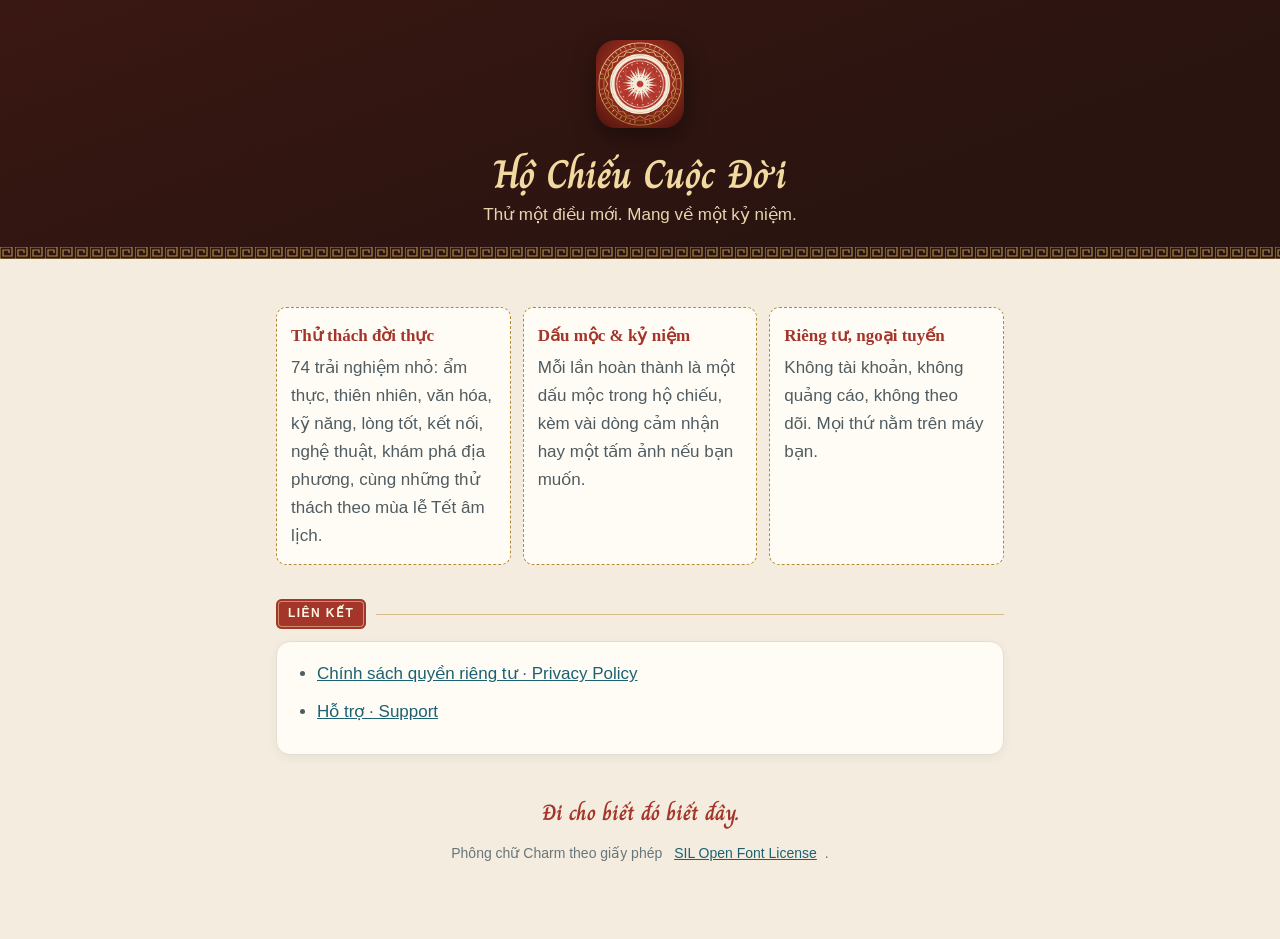
<file: index.html>
<!doctype html>
<html lang="vi">
<head>
<meta charset="utf-8">
<meta name="viewport" content="width=device-width, initial-scale=1">
<title>Hộ Chiếu Cuộc Đời</title>
<meta name="description" content="Thử một điều mới. Mang về một kỷ niệm. Sưu tầm trải nghiệm đời thực qua thử thách, dấu mộc và kỷ niệm.">
<link rel="icon" href="icon.png">
<link rel="stylesheet" href="style.css">
</head>
<body>
<header class="hero">
  <img src="icon.png" alt="Biểu tượng Hộ Chiếu Cuộc Đời">
  <h1>Hộ Chiếu Cuộc Đời</h1>
  <p>Thử một điều mới. Mang về một kỷ niệm.</p>
</header>

<main class="wrap">
  <div class="summary" style="margin-top:24px">
    <div class="seal"><b>Thử thách đời thực</b>74 trải nghiệm nhỏ: ẩm thực, thiên nhiên, văn hóa, kỹ năng, lòng tốt, kết nối, nghệ thuật, khám phá địa phương, cùng những thử thách theo mùa lễ Tết âm lịch.</div>
    <div class="seal"><b>Dấu mộc &amp; kỷ niệm</b>Mỗi lần hoàn thành là một dấu mộc trong hộ chiếu, kèm vài dòng cảm nhận hay một tấm ảnh nếu bạn muốn.</div>
    <div class="seal"><b>Riêng tư, ngoại tuyến</b>Không tài khoản, không quảng cáo, không theo dõi. Mọi thứ nằm trên máy bạn.</div>
  </div>

  <div class="sign"><span>Liên kết</span></div>
  <div class="card">
    <ul>
      <li><a href="privacy/">Chính sách quyền riêng tư · Privacy Policy</a></li>
      <li><a href="support/">Hỗ trợ · Support</a></li>
    </ul>
  </div>

  <footer>
    <p class="quote">Đi cho biết đó biết đây.</p>
    <p class="muted">Phông chữ Charm theo giấy phép <a href="Charm-OFL.txt">SIL Open Font License</a>.</p>
  </footer>
</main>
</body>
</html>
</file>
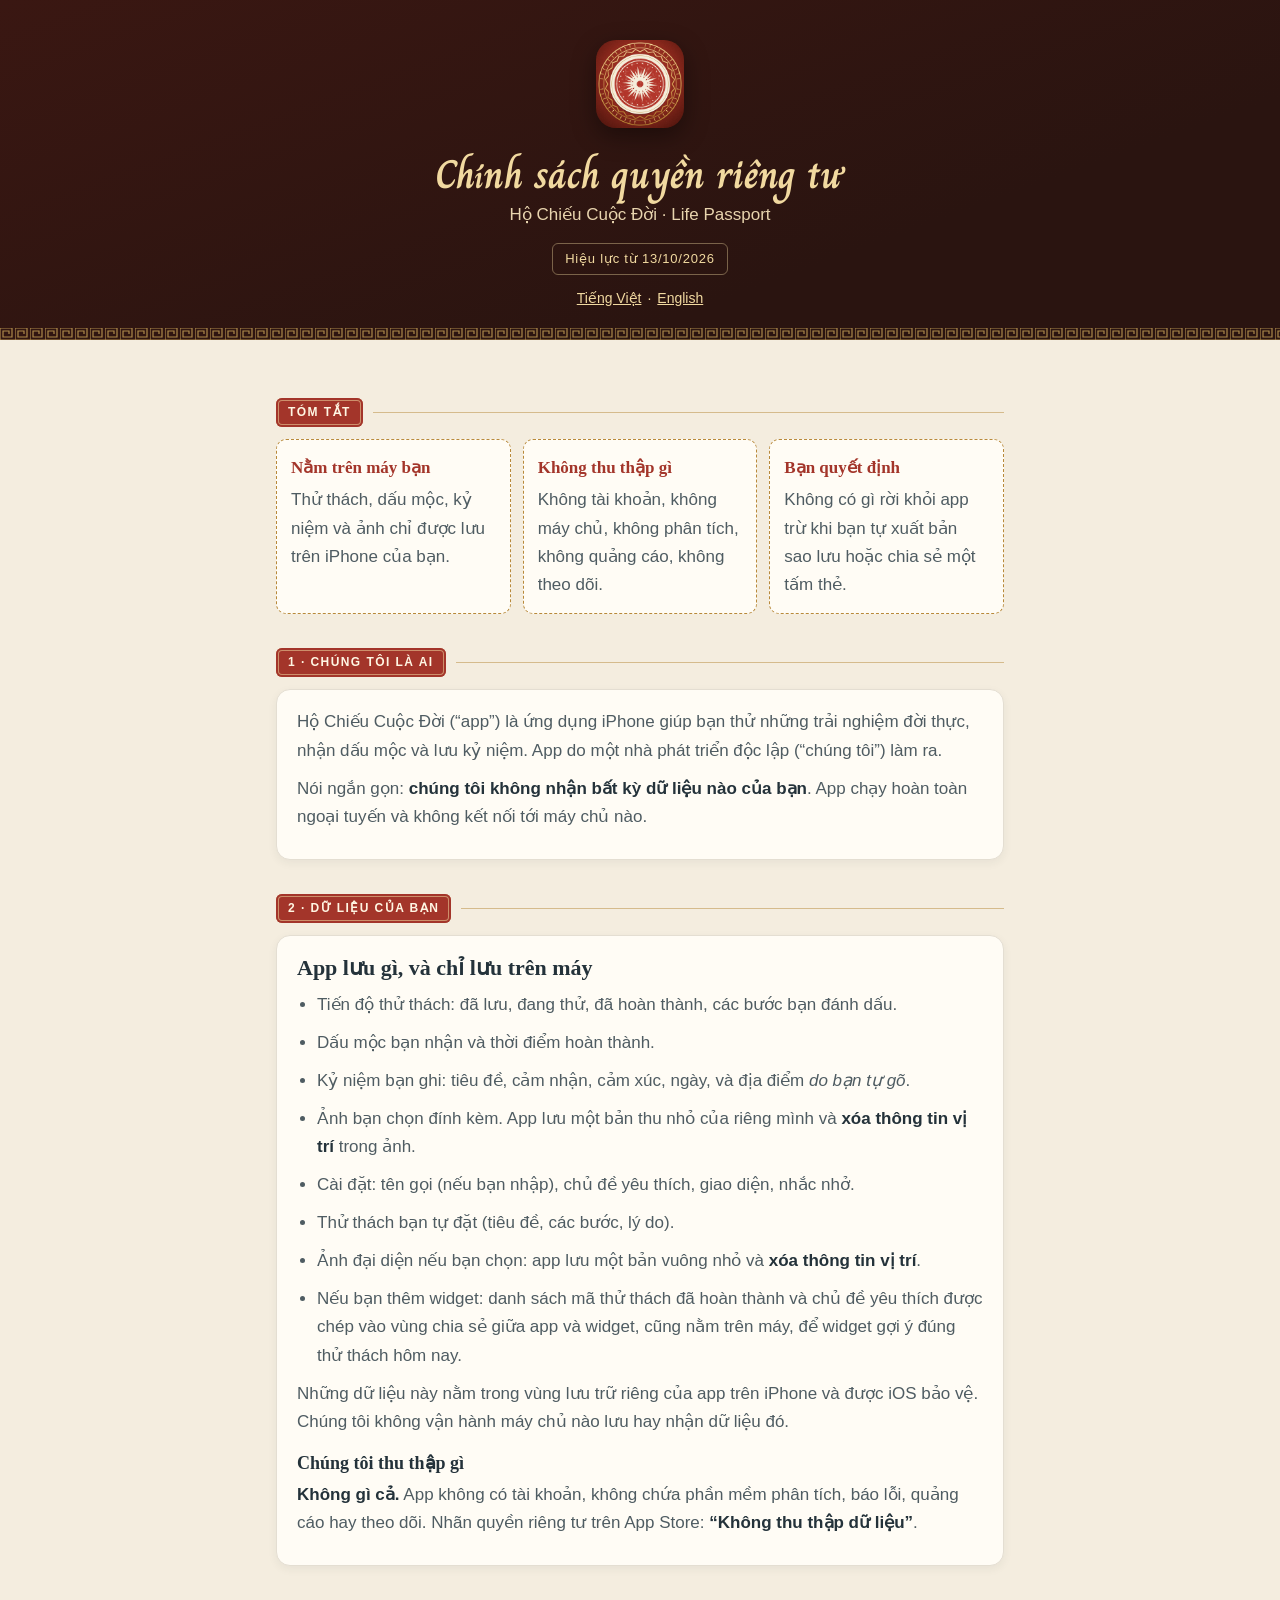
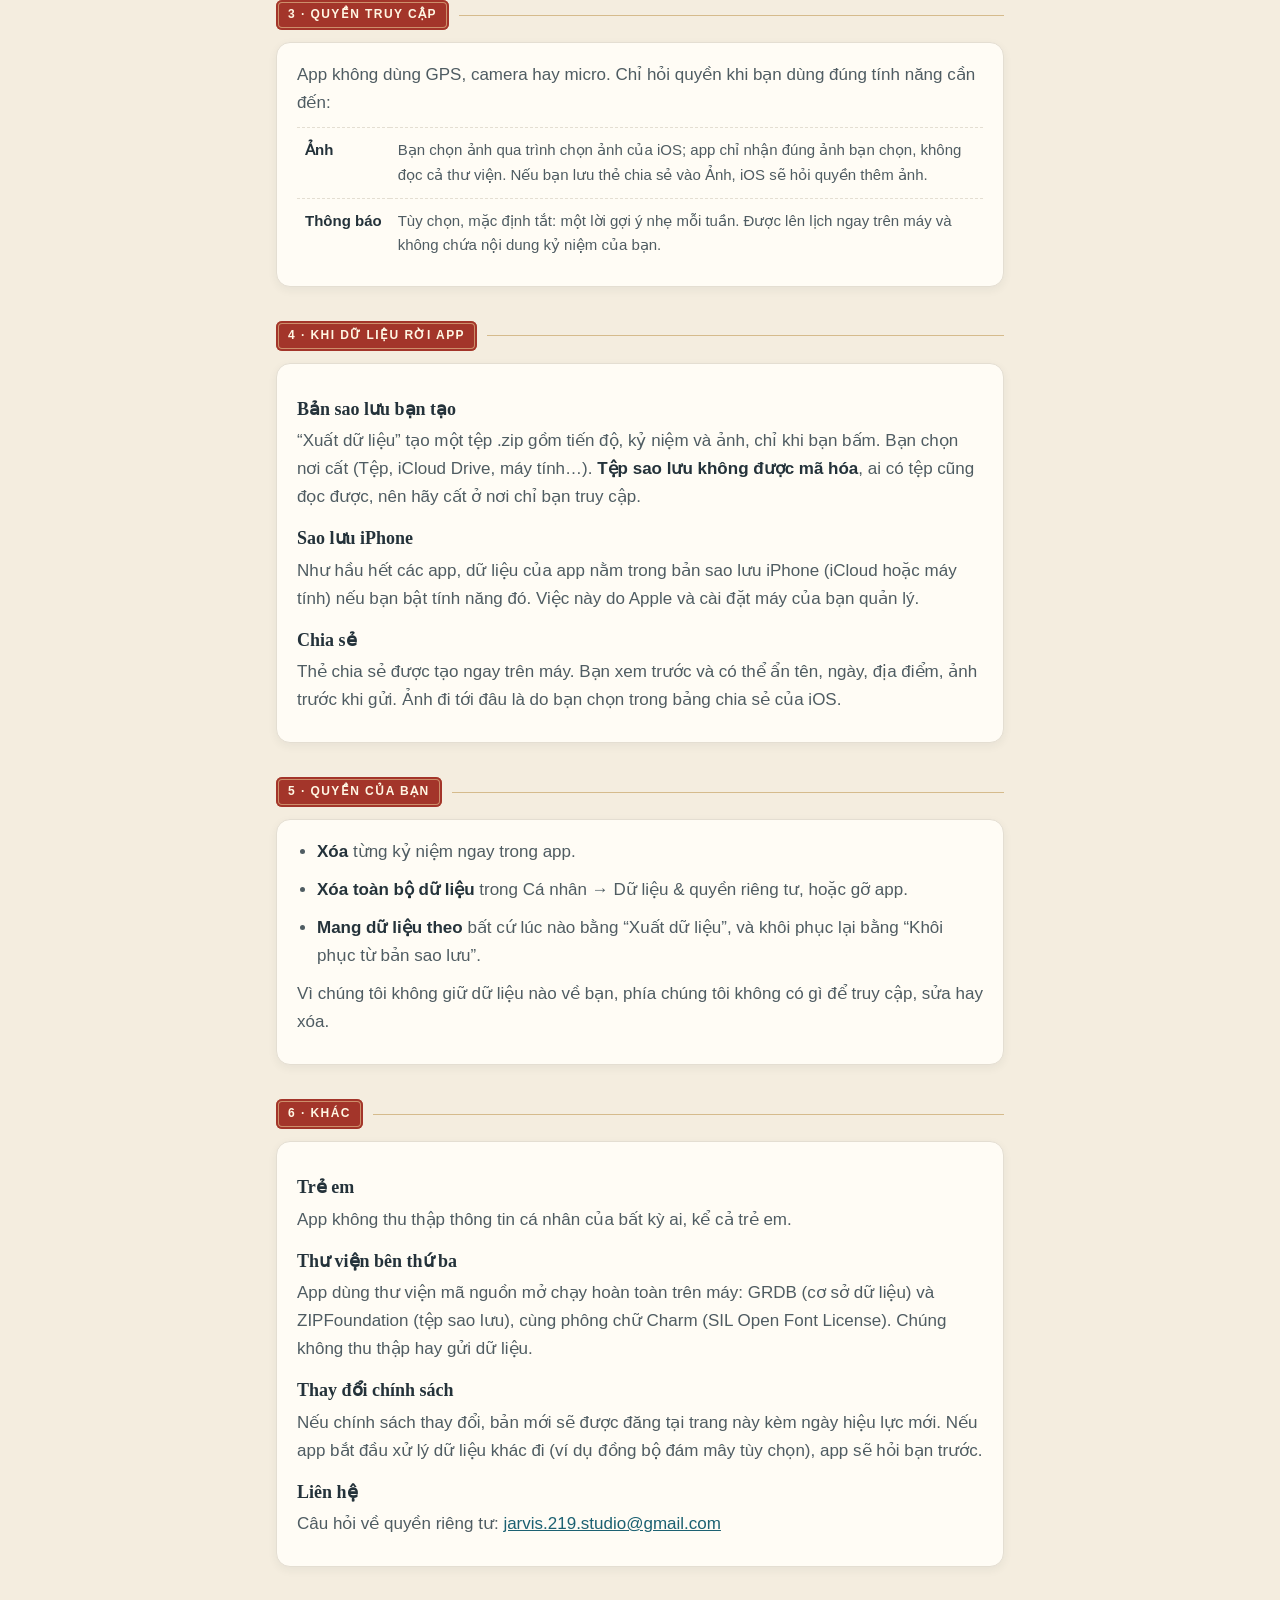
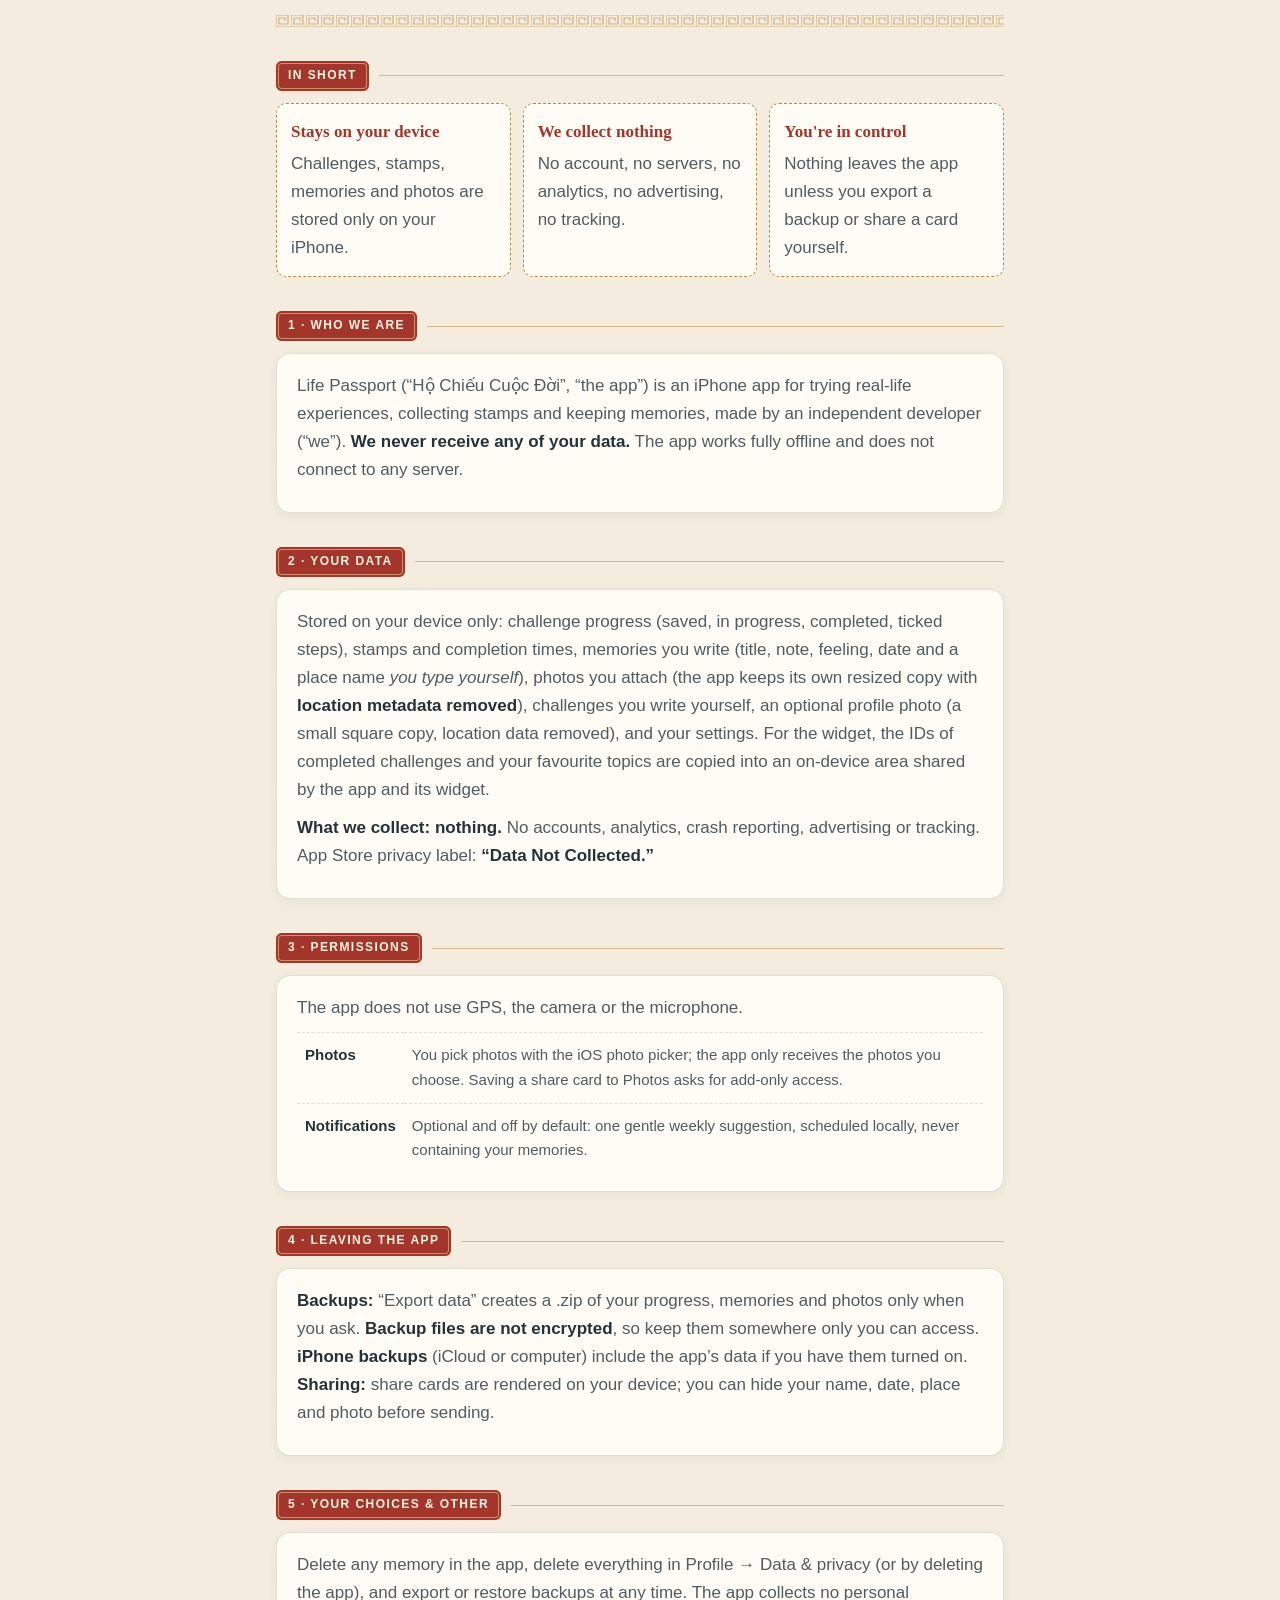
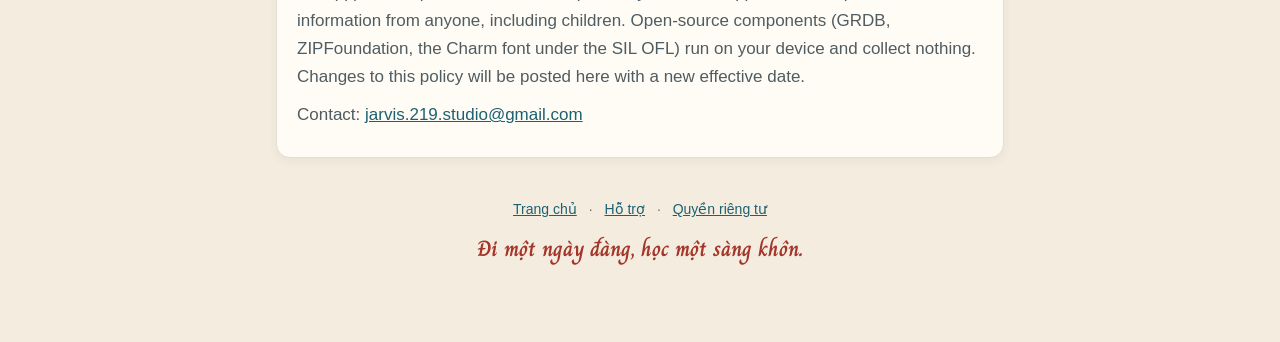
<file: privacy/index.html>
<!doctype html>
<html lang="vi">
<head>
<meta charset="utf-8">
<meta name="viewport" content="width=device-width, initial-scale=1">
<title>Chính sách quyền riêng tư — Hộ Chiếu Cuộc Đời</title>
<meta name="description" content="Hộ Chiếu Cuộc Đời không thu thập dữ liệu. Mọi thử thách, dấu mộc, kỷ niệm và ảnh chỉ nằm trên iPhone của bạn.">
<link rel="icon" href="../icon.png">
<link rel="stylesheet" href="../style.css">
</head>
<body>
<header class="hero">
  <img src="../icon.png" alt="">
  <h1>Chính sách quyền riêng tư</h1>
  <p>Hộ Chiếu Cuộc Đời · Life Passport</p>
  <div class="date">Hiệu lực từ 13/10/2026</div>
  <div class="lang"><a href="#vi">Tiếng Việt</a>·<a href="#en">English</a></div>
</header>

<main class="wrap">
  <section id="vi" lang="vi">
  <div class="sign"><span>Tóm tắt</span></div>
  <div class="summary">
    <div class="seal"><b>Nằm trên máy bạn</b>Thử thách, dấu mộc, kỷ niệm và ảnh chỉ được lưu trên iPhone của bạn.</div>
    <div class="seal"><b>Không thu thập gì</b>Không tài khoản, không máy chủ, không phân tích, không quảng cáo, không theo dõi.</div>
    <div class="seal"><b>Bạn quyết định</b>Không có gì rời khỏi app trừ khi bạn tự xuất bản sao lưu hoặc chia sẻ một tấm thẻ.</div>
  </div>

  <div class="sign"><span>1 · Chúng tôi là ai</span></div>
  <div class="card">
    <p>Hộ Chiếu Cuộc Đời (“app”) là ứng dụng iPhone giúp bạn thử những trải nghiệm đời thực, nhận dấu mộc và lưu kỷ niệm. App do một nhà phát triển độc lập (“chúng tôi”) làm ra.</p>
    <p>Nói ngắn gọn: <strong>chúng tôi không nhận bất kỳ dữ liệu nào của bạn</strong>. App chạy hoàn toàn ngoại tuyến và không kết nối tới máy chủ nào.</p>
  </div>

  <div class="sign"><span>2 · Dữ liệu của bạn</span></div>
  <div class="card">
    <h2>App lưu gì, và chỉ lưu trên máy</h2>
    <ul>
      <li>Tiến độ thử thách: đã lưu, đang thử, đã hoàn thành, các bước bạn đánh dấu.</li>
      <li>Dấu mộc bạn nhận và thời điểm hoàn thành.</li>
      <li>Kỷ niệm bạn ghi: tiêu đề, cảm nhận, cảm xúc, ngày, và địa điểm <em>do bạn tự gõ</em>.</li>
      <li>Ảnh bạn chọn đính kèm. App lưu một bản thu nhỏ của riêng mình và <strong>xóa thông tin vị trí</strong> trong ảnh.</li>
      <li>Cài đặt: tên gọi (nếu bạn nhập), chủ đề yêu thích, giao diện, nhắc nhở.</li>
      <li>Thử thách bạn tự đặt (tiêu đề, các bước, lý do).</li>
      <li>Ảnh đại diện nếu bạn chọn: app lưu một bản vuông nhỏ và <strong>xóa thông tin vị trí</strong>.</li>
      <li>Nếu bạn thêm widget: danh sách mã thử thách đã hoàn thành và chủ đề yêu thích được chép vào vùng chia sẻ giữa app và widget, cũng nằm trên máy, để widget gợi ý đúng thử thách hôm nay.</li>
    </ul>
    <p>Những dữ liệu này nằm trong vùng lưu trữ riêng của app trên iPhone và được iOS bảo vệ. Chúng tôi không vận hành máy chủ nào lưu hay nhận dữ liệu đó.</p>
    <h3>Chúng tôi thu thập gì</h3>
    <p><strong>Không gì cả.</strong> App không có tài khoản, không chứa phần mềm phân tích, báo lỗi, quảng cáo hay theo dõi. Nhãn quyền riêng tư trên App Store: <strong>“Không thu thập dữ liệu”</strong>.</p>
  </div>

  <div class="sign"><span>3 · Quyền truy cập</span></div>
  <div class="card">
    <p>App không dùng GPS, camera hay micro. Chỉ hỏi quyền khi bạn dùng đúng tính năng cần đến:</p>
    <table>
      <tr><th>Ảnh</th><td>Bạn chọn ảnh qua trình chọn ảnh của iOS; app chỉ nhận đúng ảnh bạn chọn, không đọc cả thư viện. Nếu bạn lưu thẻ chia sẻ vào Ảnh, iOS sẽ hỏi quyền thêm ảnh.</td></tr>
      <tr><th>Thông báo</th><td>Tùy chọn, mặc định tắt: một lời gợi ý nhẹ mỗi tuần. Được lên lịch ngay trên máy và không chứa nội dung kỷ niệm của bạn.</td></tr>
    </table>
  </div>

  <div class="sign"><span>4 · Khi dữ liệu rời app</span></div>
  <div class="card">
    <h3>Bản sao lưu bạn tạo</h3>
    <p>“Xuất dữ liệu” tạo một tệp .zip gồm tiến độ, kỷ niệm và ảnh, chỉ khi bạn bấm. Bạn chọn nơi cất (Tệp, iCloud Drive, máy tính…). <strong>Tệp sao lưu không được mã hóa</strong>, ai có tệp cũng đọc được, nên hãy cất ở nơi chỉ bạn truy cập.</p>
    <h3>Sao lưu iPhone</h3>
    <p>Như hầu hết các app, dữ liệu của app nằm trong bản sao lưu iPhone (iCloud hoặc máy tính) nếu bạn bật tính năng đó. Việc này do Apple và cài đặt máy của bạn quản lý.</p>
    <h3>Chia sẻ</h3>
    <p>Thẻ chia sẻ được tạo ngay trên máy. Bạn xem trước và có thể ẩn tên, ngày, địa điểm, ảnh trước khi gửi. Ảnh đi tới đâu là do bạn chọn trong bảng chia sẻ của iOS.</p>
  </div>

  <div class="sign"><span>5 · Quyền của bạn</span></div>
  <div class="card">
    <ul>
      <li><strong>Xóa</strong> từng kỷ niệm ngay trong app.</li>
      <li><strong>Xóa toàn bộ dữ liệu</strong> trong Cá nhân → Dữ liệu &amp; quyền riêng tư, hoặc gỡ app.</li>
      <li><strong>Mang dữ liệu theo</strong> bất cứ lúc nào bằng “Xuất dữ liệu”, và khôi phục lại bằng “Khôi phục từ bản sao lưu”.</li>
    </ul>
    <p>Vì chúng tôi không giữ dữ liệu nào về bạn, phía chúng tôi không có gì để truy cập, sửa hay xóa.</p>
  </div>

  <div class="sign"><span>6 · Khác</span></div>
  <div class="card">
    <h3>Trẻ em</h3>
    <p>App không thu thập thông tin cá nhân của bất kỳ ai, kể cả trẻ em.</p>
    <h3>Thư viện bên thứ ba</h3>
    <p>App dùng thư viện mã nguồn mở chạy hoàn toàn trên máy: GRDB (cơ sở dữ liệu) và ZIPFoundation (tệp sao lưu), cùng phông chữ Charm (SIL Open Font License). Chúng không thu thập hay gửi dữ liệu.</p>
    <h3>Thay đổi chính sách</h3>
    <p>Nếu chính sách thay đổi, bản mới sẽ được đăng tại trang này kèm ngày hiệu lực mới. Nếu app bắt đầu xử lý dữ liệu khác đi (ví dụ đồng bộ đám mây tùy chọn), app sẽ hỏi bạn trước.</p>
    <h3>Liên hệ</h3>
    <p>Câu hỏi về quyền riêng tư: <a href="mailto:jarvis.219.studio@gmail.com">jarvis.219.studio@gmail.com</a></p>
  </div>
  </section>

  <hr class="lang-split">

  <section id="en" lang="en">
  <div class="sign"><span>In short</span></div>
  <div class="summary">
    <div class="seal"><b>Stays on your device</b>Challenges, stamps, memories and photos are stored only on your iPhone.</div>
    <div class="seal"><b>We collect nothing</b>No account, no servers, no analytics, no advertising, no tracking.</div>
    <div class="seal"><b>You're in control</b>Nothing leaves the app unless you export a backup or share a card yourself.</div>
  </div>

  <div class="sign"><span>1 · Who we are</span></div>
  <div class="card">
    <p>Life Passport (“Hộ Chiếu Cuộc Đời”, “the app”) is an iPhone app for trying real-life experiences, collecting stamps and keeping memories, made by an independent developer (“we”). <strong>We never receive any of your data.</strong> The app works fully offline and does not connect to any server.</p>
  </div>

  <div class="sign"><span>2 · Your data</span></div>
  <div class="card">
    <p>Stored on your device only: challenge progress (saved, in progress, completed, ticked steps), stamps and completion times, memories you write (title, note, feeling, date and a place name <em>you type yourself</em>), photos you attach (the app keeps its own resized copy with <strong>location metadata removed</strong>), challenges you write yourself, an optional profile photo (a small square copy, location data removed), and your settings. For the widget, the IDs of completed challenges and your favourite topics are copied into an on-device area shared by the app and its widget.</p>
    <p><strong>What we collect: nothing.</strong> No accounts, analytics, crash reporting, advertising or tracking. App Store privacy label: <strong>“Data Not Collected.”</strong></p>
  </div>

  <div class="sign"><span>3 · Permissions</span></div>
  <div class="card">
    <p>The app does not use GPS, the camera or the microphone.</p>
    <table>
      <tr><th>Photos</th><td>You pick photos with the iOS photo picker; the app only receives the photos you choose. Saving a share card to Photos asks for add-only access.</td></tr>
      <tr><th>Notifications</th><td>Optional and off by default: one gentle weekly suggestion, scheduled locally, never containing your memories.</td></tr>
    </table>
  </div>

  <div class="sign"><span>4 · Leaving the app</span></div>
  <div class="card">
    <p><strong>Backups:</strong> “Export data” creates a .zip of your progress, memories and photos only when you ask. <strong>Backup files are not encrypted</strong>, so keep them somewhere only you can access. <strong>iPhone backups</strong> (iCloud or computer) include the app’s data if you have them turned on. <strong>Sharing:</strong> share cards are rendered on your device; you can hide your name, date, place and photo before sending.</p>
  </div>

  <div class="sign"><span>5 · Your choices &amp; other</span></div>
  <div class="card">
    <p>Delete any memory in the app, delete everything in Profile → Data &amp; privacy (or by deleting the app), and export or restore backups at any time. The app collects no personal information from anyone, including children. Open-source components (GRDB, ZIPFoundation, the Charm font under the SIL OFL) run on your device and collect nothing. Changes to this policy will be posted here with a new effective date.</p>
    <p>Contact: <a href="mailto:jarvis.219.studio@gmail.com">jarvis.219.studio@gmail.com</a></p>
  </div>
  </section>

  <footer>
    <p><a href="../">Trang chủ</a> · <a href="../support/">Hỗ trợ</a> · <a href="./">Quyền riêng tư</a></p>
    <p class="quote">Đi một ngày đàng, học một sàng khôn.</p>
  </footer>
</main>
</body>
</html>
</file>
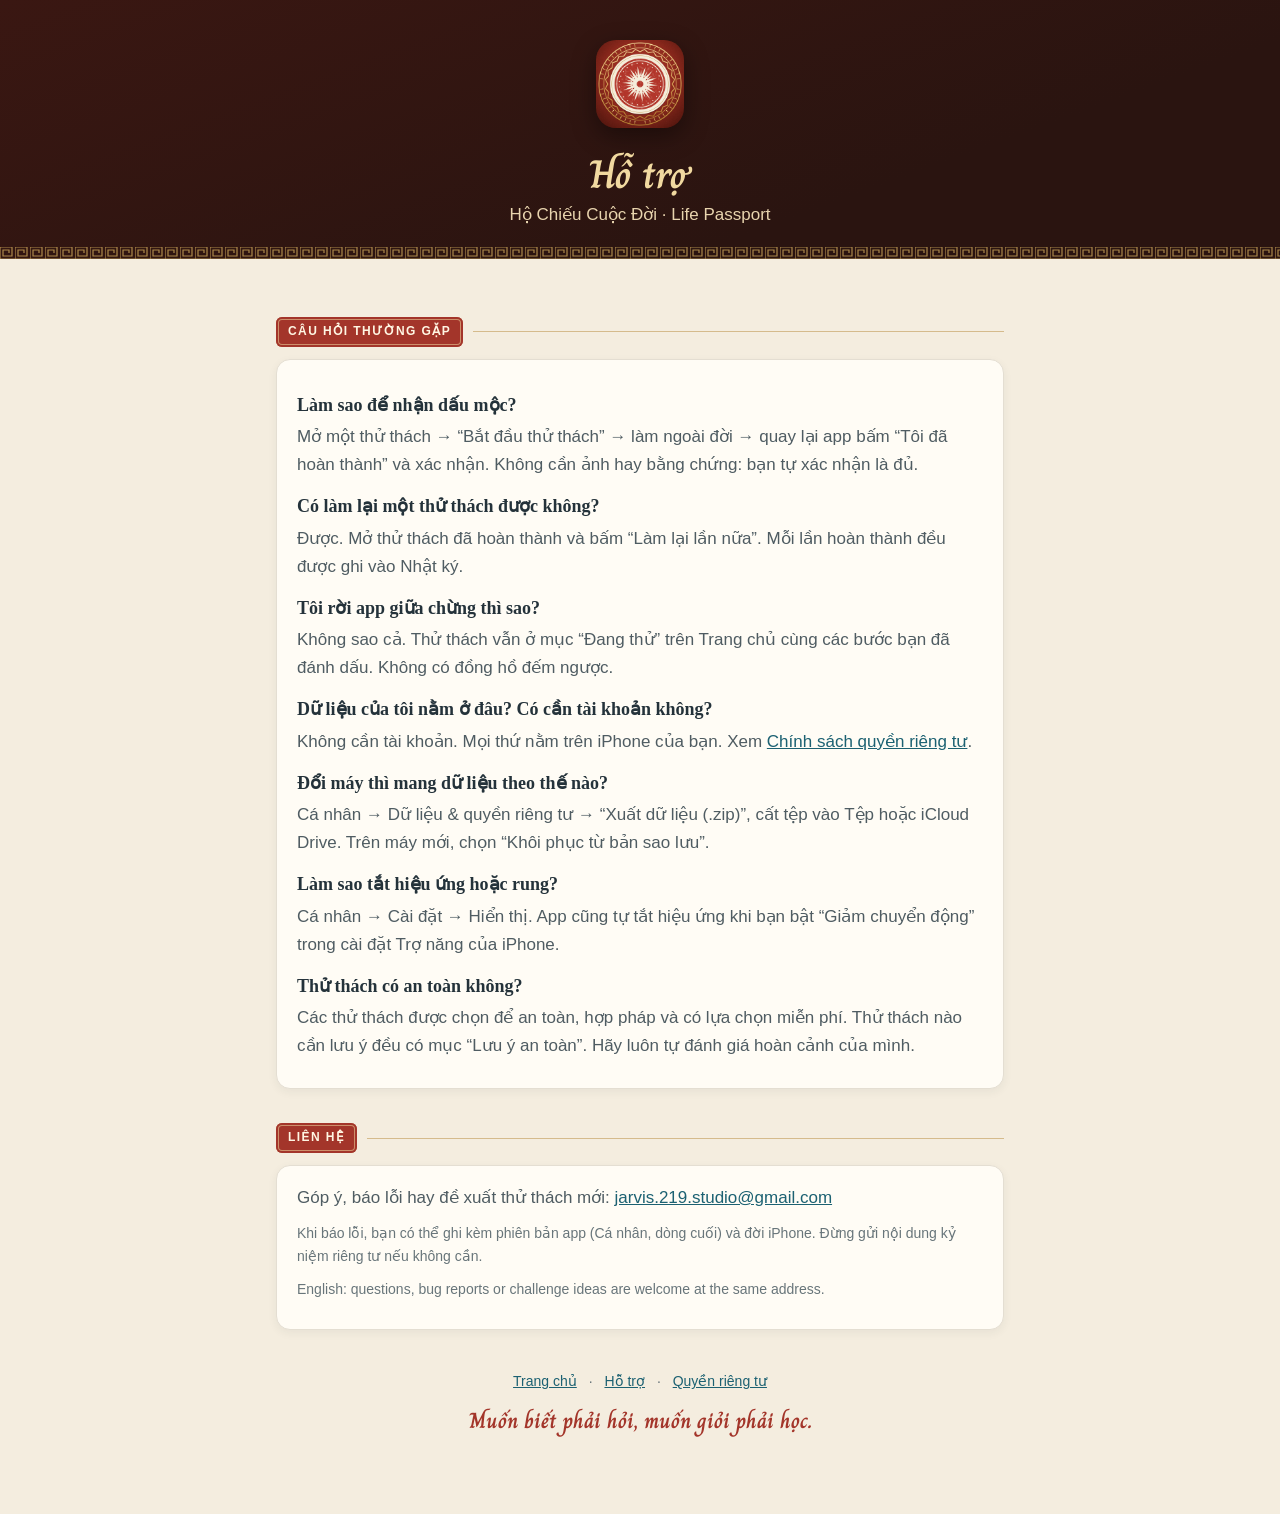
<file: support/index.html>
<!doctype html>
<html lang="vi">
<head>
<meta charset="utf-8">
<meta name="viewport" content="width=device-width, initial-scale=1">
<title>Hỗ trợ — Hộ Chiếu Cuộc Đời</title>
<meta name="description" content="Câu hỏi thường gặp và liên hệ hỗ trợ cho Hộ Chiếu Cuộc Đời.">
<link rel="icon" href="../icon.png">
<link rel="stylesheet" href="../style.css">
</head>
<body>
<header class="hero">
  <img src="../icon.png" alt="">
  <h1>Hỗ trợ</h1>
  <p>Hộ Chiếu Cuộc Đời · Life Passport</p>
</header>

<main class="wrap">
  <div class="sign"><span>Câu hỏi thường gặp</span></div>
  <div class="card">
    <h3>Làm sao để nhận dấu mộc?</h3>
    <p>Mở một thử thách → “Bắt đầu thử thách” → làm ngoài đời → quay lại app bấm “Tôi đã hoàn thành” và xác nhận. Không cần ảnh hay bằng chứng: bạn tự xác nhận là đủ.</p>
    <h3>Có làm lại một thử thách được không?</h3>
    <p>Được. Mở thử thách đã hoàn thành và bấm “Làm lại lần nữa”. Mỗi lần hoàn thành đều được ghi vào Nhật ký.</p>
    <h3>Tôi rời app giữa chừng thì sao?</h3>
    <p>Không sao cả. Thử thách vẫn ở mục “Đang thử” trên Trang chủ cùng các bước bạn đã đánh dấu. Không có đồng hồ đếm ngược.</p>
    <h3>Dữ liệu của tôi nằm ở đâu? Có cần tài khoản không?</h3>
    <p>Không cần tài khoản. Mọi thứ nằm trên iPhone của bạn. Xem <a href="../privacy/">Chính sách quyền riêng tư</a>.</p>
    <h3>Đổi máy thì mang dữ liệu theo thế nào?</h3>
    <p>Cá nhân → Dữ liệu &amp; quyền riêng tư → “Xuất dữ liệu (.zip)”, cất tệp vào Tệp hoặc iCloud Drive. Trên máy mới, chọn “Khôi phục từ bản sao lưu”.</p>
    <h3>Làm sao tắt hiệu ứng hoặc rung?</h3>
    <p>Cá nhân → Cài đặt → Hiển thị. App cũng tự tắt hiệu ứng khi bạn bật “Giảm chuyển động” trong cài đặt Trợ năng của iPhone.</p>
    <h3>Thử thách có an toàn không?</h3>
    <p>Các thử thách được chọn để an toàn, hợp pháp và có lựa chọn miễn phí. Thử thách nào cần lưu ý đều có mục “Lưu ý an toàn”. Hãy luôn tự đánh giá hoàn cảnh của mình.</p>
  </div>

  <div class="sign"><span>Liên hệ</span></div>
  <div class="card">
    <p>Góp ý, báo lỗi hay đề xuất thử thách mới: <a href="mailto:jarvis.219.studio@gmail.com?subject=H%E1%BB%99%20Chi%E1%BA%BFu%20Cu%E1%BB%99c%20%C4%90%E1%BB%9Di">jarvis.219.studio@gmail.com</a></p>
    <p class="muted">Khi báo lỗi, bạn có thể ghi kèm phiên bản app (Cá nhân, dòng cuối) và đời iPhone. Đừng gửi nội dung kỷ niệm riêng tư nếu không cần.</p>
    <p class="muted" lang="en">English: questions, bug reports or challenge ideas are welcome at the same address.</p>
  </div>

  <footer>
    <p><a href="../">Trang chủ</a> · <a href="./">Hỗ trợ</a> · <a href="../privacy/">Quyền riêng tư</a></p>
    <p class="quote">Muốn biết phải hỏi, muốn giỏi phải học.</p>
  </footer>
</main>
</body>
</html>
</file>
<file: style.css>
@font-face {
  font-family: "Charm"; font-weight: 700; font-display: swap;
  src: url("Charm-Bold.ttf") format("truetype");
}
:root {
  --bg: #F4EDDF; --paper: #FFFCF5; --edge: #E4DED2; --rule: #B8893A;
  --ink: #24323A; --ink-2: #4F5C62; --muted: #68757A;
  --son: #A3352A; --lam: #1C6172; --gold: #E2B962; --lacquer: #2A1410;
}
@media (prefers-color-scheme: dark) {
  :root:not([data-theme="light"]) {
    --bg: #141B1F; --paper: #1D262B; --edge: #2F3A40; --rule: #E2B962;
    --ink: #F3EEE4; --ink-2: #C5CCCE; --muted: #99A4A8; --son: #E07A68; --lam: #6FB3C2;
  }
}
* { box-sizing: border-box; }
html { -webkit-text-size-adjust: 100%; }
body {
  margin: 0; background: var(--bg); color: var(--ink-2);
  font: 17px/1.65 -apple-system, BlinkMacSystemFont, "Segoe UI", Roboto, sans-serif;
}
.wrap { max-width: 760px; margin: 0 auto; padding: 24px 16px 64px; }

/* Black-red lacquer hero with a gold hồi văn band. */
header.hero {
  background: linear-gradient(160deg, #3A1712, var(--lacquer) 70%);
  color: #F1D9A0; padding: 40px 16px 30px; text-align: center; position: relative;
}
header.hero::after {
  content: ""; position: absolute; left: 0; right: 0; bottom: 0; height: 12px;
  background: url("data:image/svg+xml,%3Csvg xmlns='http://www.w3.org/2000/svg' width='15' height='12' viewBox='0 0 15 12'%3E%3Cpath d='M0 12V0h12v9H3V3h6v3M0 12h15' fill='none' stroke='%23E2B962' stroke-width='1.2'/%3E%3C/svg%3E") repeat-x;
  opacity: .7;
}
header.hero img { width: 88px; height: 88px; border-radius: 20px; box-shadow: 0 8px 24px rgba(0,0,0,.4); }
header.hero h1 { font-family: "Charm", "New York", Georgia, serif; font-size: 40px; line-height: 1.15; margin: 14px 0 4px; color: #F1D9A0; }
header.hero p { margin: 0; color: #E8D4AE; }
.date {
  display: inline-block; margin-top: 14px; padding: 4px 12px; border: 1px solid rgba(241,217,160,.4);
  border-radius: 6px; font-size: 13px; letter-spacing: .06em; color: #F1D9A0;
}
.lang { margin-top: 12px; font-size: 14px; }
.lang a { color: #F1D9A0; margin: 0 6px; }

.sign { display: flex; align-items: center; gap: 10px; margin: 34px 0 12px; }
.sign span {
  background: var(--son); color: #FFF6E3; border-radius: 6px; padding: 5px 12px;
  font-size: 12px; font-weight: 700; letter-spacing: .12em; text-transform: uppercase;
  box-shadow: inset 0 0 0 2px var(--son), inset 0 0 0 3px rgba(241,217,160,.55);
}
.sign::after { content: ""; flex: 1; border-top: 1.5px solid var(--rule); opacity: .5; }

.card {
  background: var(--paper); border: 1px solid var(--edge); border-radius: 14px;
  padding: 18px 20px; box-shadow: 0 3px 10px rgba(36,50,58,.06);
}
.card + .card { margin-top: 12px; }
h2, h3 { font-family: "New York", "Iowan Old Style", Georgia, serif; color: var(--ink); line-height: 1.3; }
h2 { font-size: 22px; margin: 0 0 8px; }
h3 { font-size: 18px; margin: 16px 0 6px; }
p, li { margin: 0 0 10px; }
ul { padding-left: 20px; margin: 0 0 10px; }
strong { color: var(--ink); }
a { color: var(--lam); }
.summary { display: grid; grid-template-columns: repeat(auto-fit, minmax(200px, 1fr)); gap: 12px; }
.seal {
  background: var(--paper); border: 1.5px dashed var(--rule); border-radius: 10px; padding: 14px;
}
.seal b { display: block; color: var(--son); font-family: "New York", Georgia, serif; font-size: 17px; margin-bottom: 4px; }
table { width: 100%; border-collapse: collapse; font-size: 15px; }
th, td { text-align: left; vertical-align: top; padding: 10px 8px; border-top: 1px dashed var(--edge); }
th { color: var(--ink); font-weight: 600; white-space: nowrap; }
.muted { color: var(--muted); font-size: 14px; }
hr.lang-split { border: 0; height: 12px; margin: 48px 0 0; opacity: .6;
  background: url("data:image/svg+xml,%3Csvg xmlns='http://www.w3.org/2000/svg' width='15' height='12' viewBox='0 0 15 12'%3E%3Cpath d='M0 12V0h12v9H3V3h6v3M0 12h15' fill='none' stroke='%23B8893A' stroke-width='1.2'/%3E%3C/svg%3E") repeat-x; }
footer { margin-top: 40px; text-align: center; color: var(--muted); font-size: 14px; }
footer a { margin: 0 8px; }
.quote { font-family: "Charm", Georgia, serif; font-size: 22px; color: var(--son); }
@media (max-width: 520px) { th { white-space: normal; } header.hero h1 { font-size: 34px; } }
</file>
